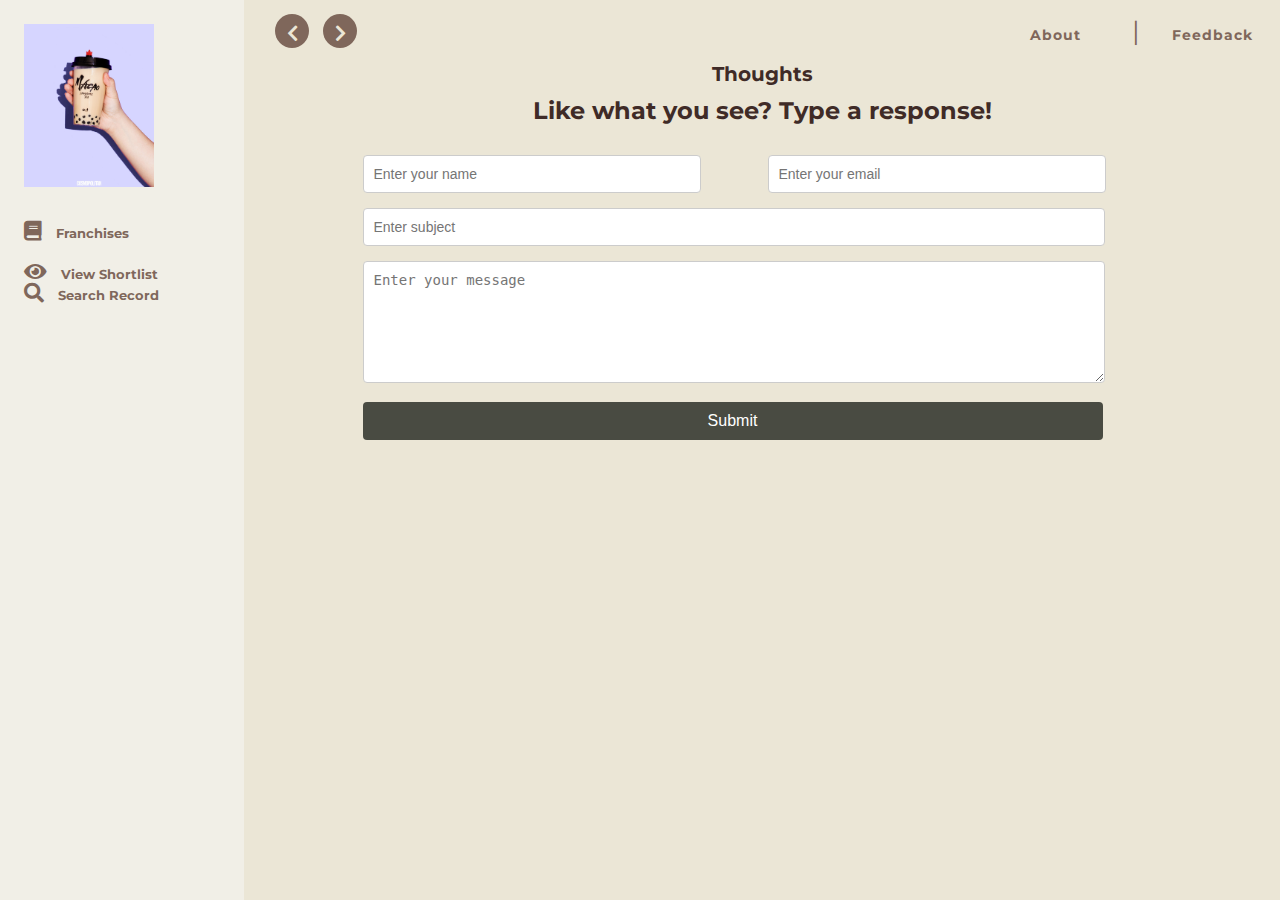
<file: src/Hackathon_Ohana_dfx_frontend/feedback.html>
<!DOCTYPE html>
<html lang="en">

<head>
    <meta charset="UTF-8">
    <meta name="viewport" content="width=device-width, initial-scale=1.0">
    <title>Feedback</title>
    <link
        href="https://fonts.googleapis.com/css2?family=Montserrat:ital,wght@0,100;0,200;0,300;0,400;0,500;0,600;0,700;0,800;0,900;1,100;1,200;1,300;1,400;1,500;1,600;1,700;1,800;1,900&display=swap"
        rel="stylesheet">
    <link rel="stylesheet" href="styles.css">
    <link rel="stylesheet" href="https://cdnjs.cloudflare.com/ajax/libs/font-awesome/5.15.3/css/all.min.css">
    <style>
        #contact {
            display: flex;
            justify-content: center;
            align-items: center;
            height: 100vh;
            padding: 0 20px;
        }

        .container {
            max-width: 800px;
            width: 100%;
            margin: auto;
        }

        h4 {
            font-size: 20px;
            color: #333;
        }

        h3 {
            font-size: 24px;
            color: #333;
            margin-top: 10px;
        }

        p {
            font-size: 14px;
            color: #777;
            text-align: center;
        }

        form {
            margin-top: 30px;
        }

        .row {
            display: flex;
            justify-content: space-between;
            margin-bottom: 15px;
        }

        .row .col {
            flex-basis: calc(50% - 5px);
        }

        #name,
        #email {
            width: 80%;
            padding: 10px;
            border-radius: 4px;
            border: 1px solid #ccc;
            outline: none;
            font-size: 14px;
            color: #333;
        }

        #subj,
        textarea {
            width: 90%;
            padding: 10px;
            border-radius: 4px;
            border: 1px solid #ccc;
            outline: none;
            font-size: 14px;
            color: #333;
            margin-bottom: 15px;
        }

        textarea {
            resize: vertical;
            height: 100px;
        }

        button {
            display: block;
            width: 92.5%;
            padding: 10px;
            border-radius: 4px;
            border: none;
            background-color: #494b42;
            color: #fff;
            font-size: 16px;
            cursor: pointer;
        }
    </style>
</head>

<body>
    <div class="sidebar">
        <div class="logo">
            <a href="index.html">
                <img src="img/logo.png" alt="Logo">
            </a>
        </div>

        <div class="navigation">
            <ul>
                <li>
                    <a href="index.html">
                        <span class="fa fas fa-book"></span>
                        <span>Franchises</span>
                    </a>
                </li>

                <li>
                    <a href="shortlist.php">
                        <span class="fa fa-eye"></span>
                        <span>View Shortlist</span>
                    </a><br>
                    <a href="search.php">
                        <span class="fa fa-search"></span>
                        <span>Search Record</span>
                    </a><br>
                </li>
            </ul>
        </div>
    </div>
    <div class="main-container">
        <div class="topbar">
            <div class="prev-next-buttons">
                <button type="button" class="fa fas fa-chevron-left"></button>
                <button type="button" class="fa fas fa-chevron-right"></button>
            </div>
            <div class="navbar">
                <ul>
                    <li>
                        <a href="about.html">About</a>
                    </li>

                    <li class="divider">|</li>
                    <li>
                        <a href="feedback.html">Feedback</a>
                    </li>
                </ul>
            </div>
        </div>
        <div class="container">
            <div>
                <div>
                    <h4 style="text-align: center; color:#3f2b27;">Thoughts</h4>
                    <h3 style="text-align: center; color:#3f2b27">Like what you see? Type a response!</h3>
                    <p></p>
                </div>
                <div>
                    <form action="#">
                        <div class="row">
                            <div class="col">
                                <input id="name" type="text" placeholder="Enter your name">
                            </div>
                            <div class="col">
                                <input id="email" type="email" placeholder="Enter your email">
                            </div>
                        </div>
                        <div>
                            <input id="subj" type="text" placeholder="Enter subject">
                        </div>
                        <div>
                            <textarea placeholder="Enter your message"></textarea>
                        </div>
                        <div>
                            <button type="submit">Submit</button>
                        </div>
                    </form>
                </div>
            </div>
        </div>
        <script>
            document.addEventListener('DOMContentLoaded', function () {
                var form = document.querySelector('form');
                var submitButton = document.querySelector('button[type="submit"]');

                form.addEventListener('submit', function (event) {
                    event.preventDefault();
                    submitButton.disabled = true;
                    submitButton.textContent = 'Submitting...';

                    // Check if any input field is empty
                    var inputs = form.querySelectorAll('input');
                    var emptyField = Array.from(inputs).some(function (input) {
                        return input.value.trim() === '';
                    });

                    // If any input field is empty, display error message
                    if (emptyField) {
                        submitButton.textContent = 'Type Something First!';
                        submitButton.style.backgroundColor = 'red';
                        submitButton.disabled = false;
                    } else {
                        // Simulate form submission delay (replace this with actual form submission logic)
                        setTimeout(function () {
                            submitButton.textContent = 'Thank you for your response';
                            submitButton.style.backgroundColor = 'green';
                        }, 2000);
                    }
                });
            });
        </script>

</body>

</html>
</file>
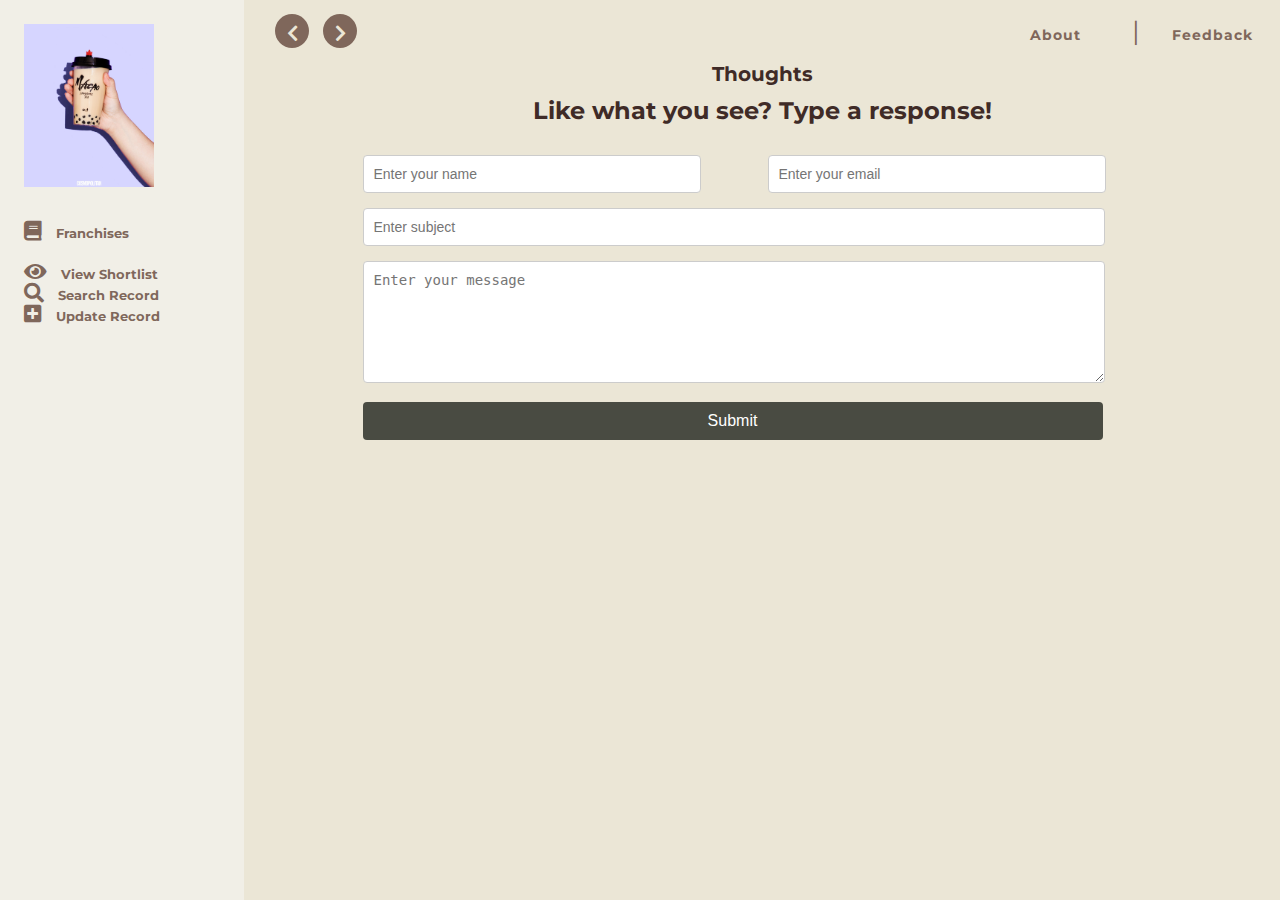
<file: src/Hackathon_Ohana_dfx_frontend/feedback_admin.html>
<!DOCTYPE html>
<html lang="en">

<head>
    <meta charset="UTF-8">
    <meta name="viewport" content="width=device-width, initial-scale=1.0">
    <title>Feedback</title>
    <link
        href="https://fonts.googleapis.com/css2?family=Montserrat:ital,wght@0,100;0,200;0,300;0,400;0,500;0,600;0,700;0,800;0,900;1,100;1,200;1,300;1,400;1,500;1,600;1,700;1,800;1,900&display=swap"
        rel="stylesheet">
    <link rel="stylesheet" href="styles.css">
    <link rel="stylesheet" href="https://cdnjs.cloudflare.com/ajax/libs/font-awesome/5.15.3/css/all.min.css">
    <style>
        #contact {
            display: flex;
            justify-content: center;
            align-items: center;
            height: 100vh;
            padding: 0 20px;
        }

        .container {
            max-width: 800px;
            width: 100%;
            margin: auto;
        }

        h4 {
            font-size: 20px;
            color: #333;
        }

        h3 {
            font-size: 24px;
            color: #333;
            margin-top: 10px;
        }

        p {
            font-size: 14px;
            color: #777;
            text-align: center;
        }

        form {
            margin-top: 30px;
        }

        .row {
            display: flex;
            justify-content: space-between;
            margin-bottom: 15px;
        }

        .row .col {
            flex-basis: calc(50% - 5px);
        }

        #name,
        #email {
            width: 80%;
            padding: 10px;
            border-radius: 4px;
            border: 1px solid #ccc;
            outline: none;
            font-size: 14px;
            color: #333;
        }

        #subj,
        textarea {
            width: 90%;
            padding: 10px;
            border-radius: 4px;
            border: 1px solid #ccc;
            outline: none;
            font-size: 14px;
            color: #333;
            margin-bottom: 15px;
        }

        textarea {
            resize: vertical;
            height: 100px;
        }

        button {
            display: block;
            width: 92.5%;
            padding: 10px;
            border-radius: 4px;
            border: none;
            background-color: #494b42;
            color: #fff;
            font-size: 16px;
            cursor: pointer;
        }
    </style>
</head>

<body>
    <div class="sidebar">
        <div class="logo">
            <a href="index_admin.html">
                <img src="img/logo.png" alt="Logo">
            </a>
        </div>

        <div class="navigation">
            <ul>
                <li>
                    <a href="index_admin.html">
                        <span class="fa fas fa-book"></span>
                        <span>Franchises</span>
                    </a>
                </li>

                <li>
                    <a href="shortlist_admin.php">
                        <span class="fa fa-eye"></span>
                        <span>View Shortlist</span>
                    </a><br>
                    <a href="search_admin.php">
                        <span class="fa fa-search"></span>
                        <span>Search Record</span>
                    </a><br>
                    <a href="update_admin.php">
                        <span class="fa fas fa-plus-square"></span>
                        <span>Update Record</span>
                    </a>
                </li>
            </ul>
        </div>
    </div>
    <div class="main-container">
        <div class="topbar">
            <div class="prev-next-buttons">
                <button type="button" class="fa fas fa-chevron-left"></button>
                <button type="button" class="fa fas fa-chevron-right"></button>
            </div>
            <div class="navbar">
                <ul>
                    <li>
                        <a href="about_admin.html">About</a>
                    </li>

                    <li class="divider">|</li>
                    <li>
                        <a href="feedback_admin.html">Feedback</a>
                    </li>
                </ul>
            </div>
        </div>
        <div class="container">
            <div>
                <div>
                    <h4 style="text-align: center; color:#3f2b27;">Thoughts</h4>
                    <h3 style="text-align: center; color:#3f2b27">Like what you see? Type a response!</h3>
                    <p></p>
                </div>
                <div>
                    <form action="#">
                        <div class="row">
                            <div class="col">
                                <input id="name" type="text" placeholder="Enter your name">
                            </div>
                            <div class="col">
                                <input id="email" type="email" placeholder="Enter your email">
                            </div>
                        </div>
                        <div>
                            <input id="subj" type="text" placeholder="Enter subject">
                        </div>
                        <div>
                            <textarea placeholder="Enter your message"></textarea>
                        </div>
                        <div>
                            <button type="submit">Submit</button>
                        </div>
                    </form>
                </div>
            </div>
        </div>
        <script>
            document.addEventListener('DOMContentLoaded', function () {
                var form = document.querySelector('form');
                var submitButton = document.querySelector('button[type="submit"]');

                form.addEventListener('submit', function (event) {
                    event.preventDefault();
                    submitButton.disabled = true;
                    submitButton.textContent = 'Submitting...';

                    // Check if any input field is empty
                    var inputs = form.querySelectorAll('input');
                    var emptyField = Array.from(inputs).some(function (input) {
                        return input.value.trim() === '';
                    });

                    // If any input field is empty, display error message
                    if (emptyField) {
                        submitButton.textContent = 'Type Something First!';
                        submitButton.style.backgroundColor = 'red';
                        submitButton.disabled = false;
                    } else {
                        // Simulate form submission delay (replace this with actual form submission logic)
                        setTimeout(function () {
                            submitButton.textContent = 'Thank you for your response';
                            submitButton.style.backgroundColor = 'green';
                        }, 2000);
                    }
                });
            });
        </script>

</body>

</html>
</file>
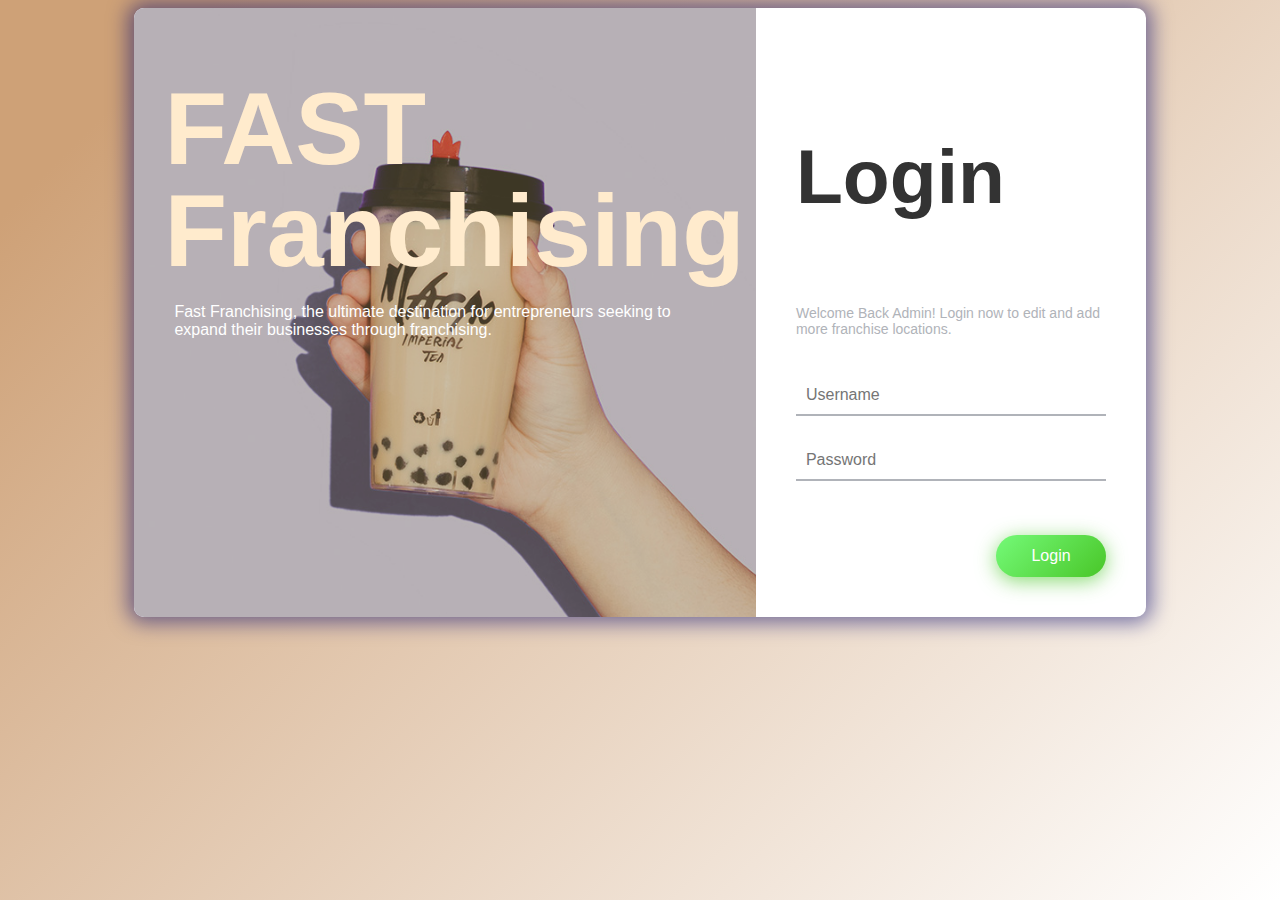
<file: src/Hackathon_Ohana_dfx_frontend/login.html>
<!DOCTYPE html>
<html lang="en">

<head>
    <meta charset="UTF-8">
    <title>Login Page in HTML with CSS Code Example</title>
    <link href="https://fonts.googleapis.com/css?family=Open+Sans" rel="stylesheet">


    <link href="https://maxcdn.bootstrapcdn.com/font-awesome/4.7.0/css/font-awesome.min.css" rel="stylesheet"
        integrity="sha384-wvfXpqpZZVQGK6TAh5PVlGOfQNHSoD2xbE+QkPxCAFlNEevoEH3Sl0sibVcOQVnN" crossorigin="anonymous">
    <link rel="stylesheet" href="loginstyle.css">

</head>

<body>
    <!-- partial:index.partial.html -->
    <div class="box-form">
        <div class="left">
            <div class="overlay">
                <h1 class="title">FAST Franchising</h1>
                <p class="details">Fast Franchising, the ultimate destination for entrepreneurs seeking to expand their
                    businesses
                    through franchising.</p>
            </div>
        </div>


        <div class="right">
            <h5>Login</h5>
            <p>Welcome Back Admin! Login now to edit and add more franchise locations.</p>
            <div class="inputs">
                <input id="username" type="text" placeholder="Username">
                <br>
                <input id="password" type="password" placeholder="Password">
            </div>

            <br><br>



            <br>
            <button onclick="login()">Login</button>
        </div>

    </div>


    <script>
        function login() {
            var username = document.getElementById("username").value;
            var password = document.getElementById("password").value;

            // Check if username and password are correct (dummy check)
            if (username === "admin" && password === "password") {
                alert("Login successful!");
                window.location.href = "index_admin.html"; // Redirect to index.html

                // Redirect or perform other actions for admin
            } else {
                alert("Invalid username or password.");
            }
        }
    </script>
</body>

</html>
</file>
<file: src/Hackathon_Ohana_dfx_frontend/styles.css>
*{
    padding: 0;
    margin: 0;
}
body{
    background-color: #ebe6d6;
    font-family: 'Montserrat', sans-serif;
}
.sidebar{
    position: fixed;
    left: 0;
    top: 0;
    bottom: 0;
    width: 196px;
    background-color: #f1efe7;
    padding: 24px;
}
.sidebar .logo img{
    width: 130px;
}
.sidebar .navigation ul{
     list-style: none;
     margin-top: 20px;
}
.sidebar .navigation ul li{
    padding: 10px 0px;
}
.sidebar .navigation ul li a{
    color: #7f675b;
    text-decoration: none;
    font-weight: bold;
    font-size: 13px;
}
.sidebar .navigation ul li a:hover,
.sidebar .navigation ul li a:active,
.sidebar .navigation ul li a:focus {
    color: #ffffff;
}
.sidebar .navigation ul li a:hover .fa,
.sidebar .navigation ul li a:active .fa,
.sidebar .navigation ul li a:focus .fa{
    color: #b3b3b3;
}
.sidebar .navigation ul li .fa{
    font-size: 20px;
    margin-right: 10px;

}
.sidebar .navigation ul li a:hover .fa:hover,
.sidebar .navigation ul li a:hover .fa:active,
.sidebar .navigation ul li a:hover .fa:focus{
    color: #ffffff;
    
}
.sidebar .policies{
    position: absolute;
    bottom: 50px;
}
.sidebar .policies ul{
    list-style: none;
    margin-top: 70%;
}
.sidebar .policies ul li {
    padding-bottom: 5px;
    margin-top: 10px;
 }
 
.sidebar .policies ul li a{
    color: #7f675b;
    font-weight: 500;
    text-decoration: none;
    font-size: 10px;
    
}
.sidebar .policies ul li a:hover,
.sidebar .policies ul li a:active,
.sidebar .policies ul li a:focus{
    text-decoration: underline;
}
.main-container {
    margin-left: 245px;
    margin-bottom: 100px;
}
.topbar{
    display: flex;
    justify-content: space-between;
    background-color: #ebe6d6;
    padding: 14px 30px;
}
.topbar .prev-next-buttons button{
    color: #ebe6d6;
    width: 34px;
    height: 34px;
    border-radius: 100%;
    font-size: 18px;
    border: 0px;
    background-color: #7f675b;
    margin-right: 10px;
}
.topbar .navbar{
    display: flex;
    align-items: center;
}
.topbar .navbar ul{
    list-style: none;
}
.topbar .navbar ul li{
    display: inline-block;
    margin: 0px 8px;
    width: 70px;
}
.topbar .navbar ul li a{
    color: #7f675b;
    text-decoration: none;
    font-weight: bold;
    font-size: 14px;
    letter-spacing: 1px; 
}
.topbar .navbar ul li a:hover,
.topbar .navbar ul li a:active,
.topbar .navbar ul li a:focus{
    color: #ffffff;
    font-size: 15px;
}
.topbar .navbar ul li.divider{
    color: #7f675b;
    font-size: 26px;
    margin: 0px 20px;
    width: auto;
}
.topbar .navbar button{
    background-color: #ffffff;
    color: #000000;
    font-size: 16px;
    font-weight: bold;
    padding: 14px 30px;
    border: 0px;
    border-radius: 40px;
    cursor: pointer;
    margin-left: 20px;
}
.topbar .navbar button:hover,
.topbar .navbar button:active,
.topbar .navbar button:focus{
    background-color: #f2f2f2;
}
.spotify-playlists{
    padding: 20px 40px;
}
.spotify-playlists h2{
    color: #7f675b;
    font-size: 22px;
    margin-bottom: 20px;
}
.spotify-playlists .list{
    display: flex;
    gap: 20px;
    overflow: hidden;
}

.spotify-playlists .list .item{
    min-width: 140px;
    width: 240px;
    padding: 15px;
    background-color: #f5f3e0;
    border-radius: 6px;
    cursor: pointer;
    transition: all ease 0.4s;
}
.spotify-playlists .list .item:hover{
    background-color: #7f675b;
}
.spotify-playlists .list .item img{
    width: 100%;
    border-radius: 6px;
    margin-bottom: 10px;
}
.spotify-playlists .list .item .play{
    position: relative;
}
.spotify-playlists .list .item .play .fa{
    position: absolute;
    right: 10px;
    top: -60px;
    padding: 18px;
    background-color: #7f675b;
    border-radius: 100%;
    opacity: 0;
    transition: all ease 0.4s;
}
.fas fa-minus{
    color:#3f2b27;
}
.spotify-playlists .list .item:hover .play .fa{
    opacity: 1;
    transform: translateY(-20px);
}
.spotify-playlists .list .item h4,h5{
    color: #494b42;
    font-size: 12px;
    margin: 10px;
    white-space: nowrap;
    overflow: hidden;   
    text-overflow: ellipsis;
}
.spotify-playlists .list .item p{
    color: #3f2b27;
    font-size: 10px;
    line-height: 20px;
    font-weight: 600;
}
.spotify-playlists hr{
    margin: 70px 0px 0px;
    border-color: #636363;
}
.spotify-playlists .list a{
    text-decoration: none;
    color: #252525;
}

/* About page */
.content{
    padding: 20px 40px;
}
.headTitle{
    color: #7f675b;
    margin-bottom: 40px;
}
.flip-card {
    background-color: transparent;
    width: 300px;
    height: 300px;
    border: 1px solid #f1f1f1;
    perspective: 1000px; /* Remove this if you don't want the 3D effect */
  }
  
  /* This container is needed to position the front and back side */
  .flip-card-inner {
    position: relative;
    width: 100%;
    height: 100%;
    text-align: center;
    transition: transform 0.8s;
    transform-style: preserve-3d;
  }
  
  /* Do an horizontal flip when you move the mouse over the flip box container */
  .flip-card:hover .flip-card-inner {
    transform: rotateY(180deg);
  }
  
  /* Position the front and back side */
  .flip-card-front, .flip-card-back {
    position: absolute;
    width: 100%;
    height: 100%;
    -webkit-backface-visibility: hidden; /* Safari */
    backface-visibility: hidden;
  }
  
  /* Style the front side (fallback if image is missing) */
  .flip-card-front {
    background-color: #bbb;
    color: black;
  }
  
  /* Style the back side */
  .flip-card-back {
    background-color: dodgerblue;
    color: white;
    transform: rotateY(180deg);
  }
  .developers {
    display: flex;
    justify-content: space-between;
    align-items: center;
    margin: auto; /* Center the container horizontally */
    max-width: 800px; /* Adjust the max-width as needed */
}

/* About page */
.content{
    padding: 20px 40px;
}
.headTitle{
    color: #7f675b;
    margin-bottom: 40px;
}
.flip-card {
    background-color: transparent;
    width: 300px;
    height: 300px;
    border: 1px solid #f1f1f1;
    perspective: 1000px; /* Remove this if you don't want the 3D effect */
}
  
  /* This container is needed to position the front and back side */
.flip-card-inner {
    position: relative;
    width: 100%;
    height: 100%;
    text-align: center;
    transition: transform 0.8s;
    transform-style: preserve-3d;
}
  
  /* Do an horizontal flip when you move the mouse over the flip box container */
.flip-card:hover .flip-card-inner {
    transform: rotateY(180deg);
}
  
  /* Position the front and back side */
.flip-card-front, .flip-card-back {
    position: absolute;
    width: 100%;
    height: 100%;
    -webkit-backface-visibility: hidden; /* Safari */
    backface-visibility: hidden;
}
  
  /* Style the front side (fallback if image is missing) */
.flip-card-front {
    background-color: #bbb;
    color: black;
}
  
  /* Style the back side */
.flip-card-back {
    background-color: rgb(220, 197, 70);
    color: white;
    transform: rotateY(180deg);
}
.developers {
    display: flex;
    justify-content: space-between;
    align-items: center;
    margin: auto; /* Center the container horizontally */
    max-width: 800px; /* Adjust the max-width as needed */
}
.projcontent {
    color: #7f675b;
}
.projcontent h2{
    margin-top: 40px;
}
.projcontent p{
    margin-top: 40px;
    text-align: justify;
    line-height: 30px;
    text-indent: 1in;
}
.nameInfo{
    margin-top: 40px;
}
.contactInfo{
    margin-top: 20px;
}

@import url('https://fonts.googleapis.com/css?family=Raleway:400,700,900');
.searchbar{
    width: 500px;
    margin: 0 auto;
    font-family: 'Raleway', sans-serif;
}

.search__container {
    padding-top: 64px;
}
.search__input {
    width: 100%;
    padding: 12px 24px;

    background-color: transparent;
    transition: transform 250ms ease-in-out;
    font-size: 14px;
    line-height: 18px;
    
    color: #575756;
    background-color: transparent;

    background-image: url("data:image/svg+xml;charset=utf8,%3Csvg xmlns='http://www.w3.org/2000/svg' width='24' height='24' viewBox='0 0 24 24'%3E%3Cpath d='M15.5 14h-.79l-.28-.27C15.41 12.59 16 11.11 16 9.5 16 5.91 13.09 3 9.5 3S3 5.91 3 9.5 5.91 16 9.5 16c1.61 0 3.09-.59 4.23-1.57l.27.28v.79l5 4.99L20.49 19l-4.99-5zm-6 0C7.01 14 5 11.99 5 9.5S7.01 5 9.5 5 14 7.01 14 9.5 11.99 14 9.5 14z'/%3E%3Cpath d='M0 0h24v24H0z' fill='none'/%3E%3C/svg%3E");
        background-repeat: no-repeat;
        background-size: 18px 18px;
        background-position: 95% center;
        border-radius: 50px;
        border: 1px solid #575756;
        transition: all 250ms ease-in-out;
        backface-visibility: hidden;
        transform-style: preserve-3d;
        
        &::placeholder {
            color: color(#575756 a(0.8));
            text-transform: uppercase;
            letter-spacing: 1.5px;
        }
        
        &:hover,
        &:focus {
            padding: 12px 0;
            outline: 0;
            border: 1px solid transparent;
            border-bottom: 1px solid #575756;
            border-radius: 0;
            background-position: 100% center;
        }
}
.location{
    margin-left: 2px;
}
</file>
<file: src/Hackathon_Ohana_dfx_frontend/loginstyle.css>
body {
    background-image: linear-gradient(135deg, #CEA177 10%, #FFFFFF 100%);
    background-size: cover;
    background-repeat: no-repeat;
    background-attachment: fixed;
    font-family:'Segoe UI', Tahoma, Geneva, Verdana, sans-serif;
    color: #333333;
  }
  
  .box-form {
    margin: 0 auto;
    width: 80%;
    background: #FFFFFF;
    border-radius: 10px;
    overflow: hidden;
    display: flex;
    flex: 1 1 100%;
    align-items: stretch;
    justify-content: space-between;
    box-shadow: 0 0 20px 6px #090b6f85;
  }
  @media (max-width: 980px) {
    .box-form {
      flex-flow: wrap;
      text-align: center;
      align-content: center;
      align-items: center;
    }
  }
  .box-form div {
    height: auto;
  }
  .box-form .left {
    color: #FFEBCD;
    background-size: cover;
    background-repeat: no-repeat;
    background-image: url("./img/logo.png");
    overflow: hidden;
  }
  .box-form .left .overlay {
    padding: 30px;
    width: 100%;
    height: 100%;
    background: #8e7f566e;
    overflow: hidden;
    box-sizing: border-box;
  }
  .box-form .left .overlay h1 {
    font-size: 8vmax;
    line-height: 1;
    font-weight: 900;
    margin-top: 40px;
    margin-bottom: 20px;
  }
  .box-form .left .overlay span p {
    margin-top: 30px;
    font-weight: 900;
  }
  .box-form .left .overlay span a {
    background: #3b5998;
    color: #FFFFFF;
    margin-top: 10px;
    padding: 14px 50px;
    border-radius: 100px;
    display: inline-block;
    box-shadow: 0 3px 6px 1px #042d4657;
  }
  .box-form .left .overlay span a:last-child {
    background: #1dcaff;
    margin-left: 30px;
  }
  .box-form .right {
    padding: 40px;
    overflow: hidden;
  }
  @media (max-width: 980px) {
    .box-form .right {
      width: 100%;
    }
  }
  .box-form .right h5 {
    font-size: 6vmax;
    line-height: 0;
  }
  .box-form .right p {
    font-size: 14px;
    color: #B0B3B9;
  }
  .box-form .right .inputs {
    overflow: hidden;
  }
  .box-form .right input {
    width: 100%;
    padding: 10px;
    margin-top: 25px;
    font-size: 16px;
    border: none;
    outline: none;
    border-bottom: 2px solid #B0B3B9;
  }
  .box-form .right .remember-me--forget-password {
    display: flex;
    justify-content: space-between;
    align-items: center;
  }
  .box-form .right .remember-me--forget-password input {
    margin: 0;
    margin-right: 7px;
    width: auto;
  }
  .box-form .right button {
    float: right;
    color: #fff;
    font-size: 16px;
    padding: 12px 35px;
    border-radius: 50px;
    display: inline-block;
    border: 0;
    outline: 0;
    box-shadow: 0px 4px 20px 0px #49c628a6;
    background-image: linear-gradient(135deg, #70F570 10%, #49C628 100%);
  }
  
  label {
    display: block;
    position: relative;
    margin-left: 30px;
  }
  
  label::before {
    content: ' \f00c';
    position: absolute;
    font-family: FontAwesome;
    background: transparent;
    border: 3px solid #70F570;
    border-radius: 4px;
    color: transparent;
    left: -30px;
    transition: all 0.2s linear;
  }
  
  label:hover::before {
    font-family: FontAwesome;
    content: ' \f00c';
    color: #fff;
    cursor: pointer;
    background: #70F570;
  }
  
  label:hover::before .text-checkbox {
    background: #70F570;
  }
  
  label span.text-checkbox {
    display: inline-block;
    height: auto;
    position: relative;
    cursor: pointer;
    transition: all 0.2s linear;
  }
  
  label input[type="checkbox"] {
    display: none;
  }
  .details{
    color: #FFFFFF;
    margin-left: 10px;
  }
  h1{
    font-size: 10px;
  }
</file>
